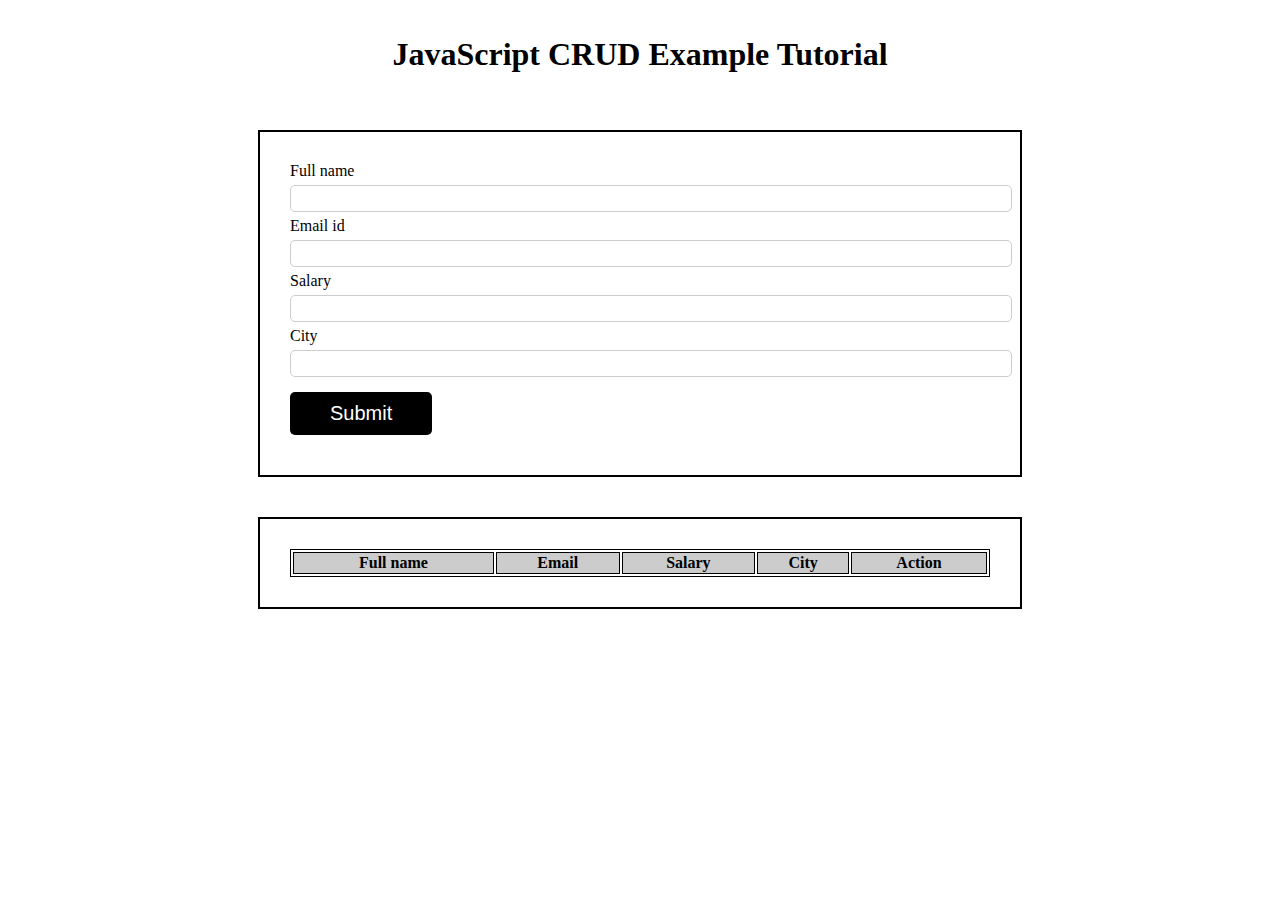
<file: Buoi10/index.html>
<!DOCTYPE html>
<html lang="en">

<head>
    <meta charset="UTF-8">
    <meta http-equiv="X-UA-Compatible" content="IE=edge">
    <meta name="viewport" content="width=device-width, initial-scale=1.0">
    <title>Document</title>
    <script src="./script.js" defer></script>
    <style>
        body {
            margin: 0;
        }

        h1 {
            text-align: center;
            padding: 15px;
        }

        .main {
            display: flex;
            flex-direction: column;
            align-items: center;
        }

        .form-1,
        .form-render {
            width: 700px;
            border: 2px solid #000;
            padding: 30px;
            margin: 20px 0;
        }

        input {
            margin: 5px 0;
            width: 100%;
            padding: 5px 10px;
            border-radius: 5px;
            border: 1px solid #CCC;
        }

        button {
            font-size: 20px;
            color: #FFF;
            background-color: #000;
            padding: 10px 40px;
            border: none;
            border-radius: 5px;
            margin: 10px 0;
        }

        table {
            width: 100%;
        }

        table,
        th,
        td {
            border: 1px solid black;
            text-align: center;
        }

        th {
            color: #000;
            font-weight: 600;
            background-color: #ccc;
        }

        a {
            color: red;
            cursor: pointer;
        }
    </style>
</head>

<body>
    <h1>JavaScript CRUD Example Tutorial</h1>
    <divs class="main">
        <form action="" class="form-1">
            <!-- name -->
            <label for="" class="label-name">Full name</label>
            <br>
            <input type="text" class="input-name">
            <!-- email -->
            <br>
            <label for="" class="label-mail">Email id</label>
            <br>
            <input type="email" class="input-mail">
            <br>
            <!-- Salary -->
            <label for="" class="label-salary">Salary</label>
            <br>
            <input type="number" class="input-salary">
            <br>
            <!-- City -->
            <label for="" class="label-city">City</label>
            <br>
            <input type="text" class="input-city">
            <br>
            <button class="btn">Submit</button>
        </form>

        <form action="" class="form-render">
            <table class="render-table">
                <th>Full name</th>
                <th>Email</th>
                <th>Salary</th>
                <th>City</th>
                <th>Action</th>
                </>
            </table>
        </form>
        </div>
</body>

</html>
</file>
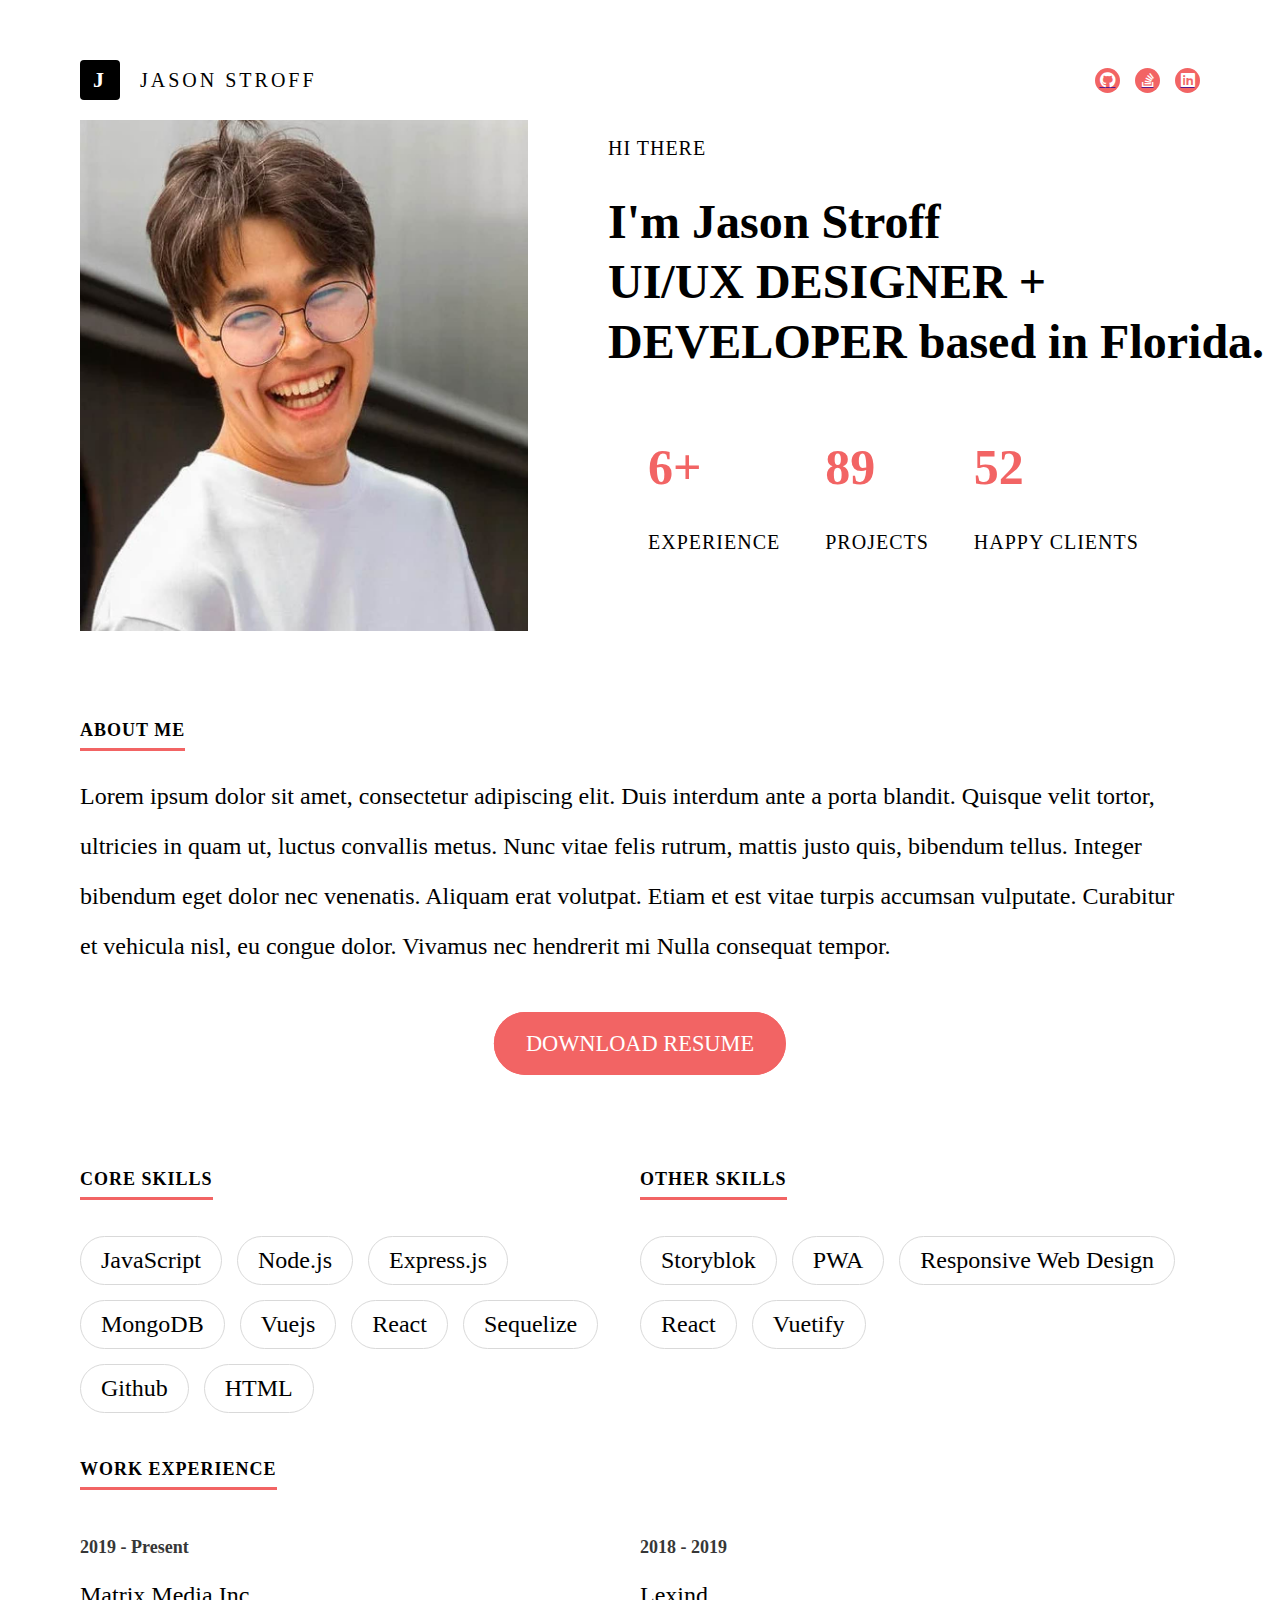
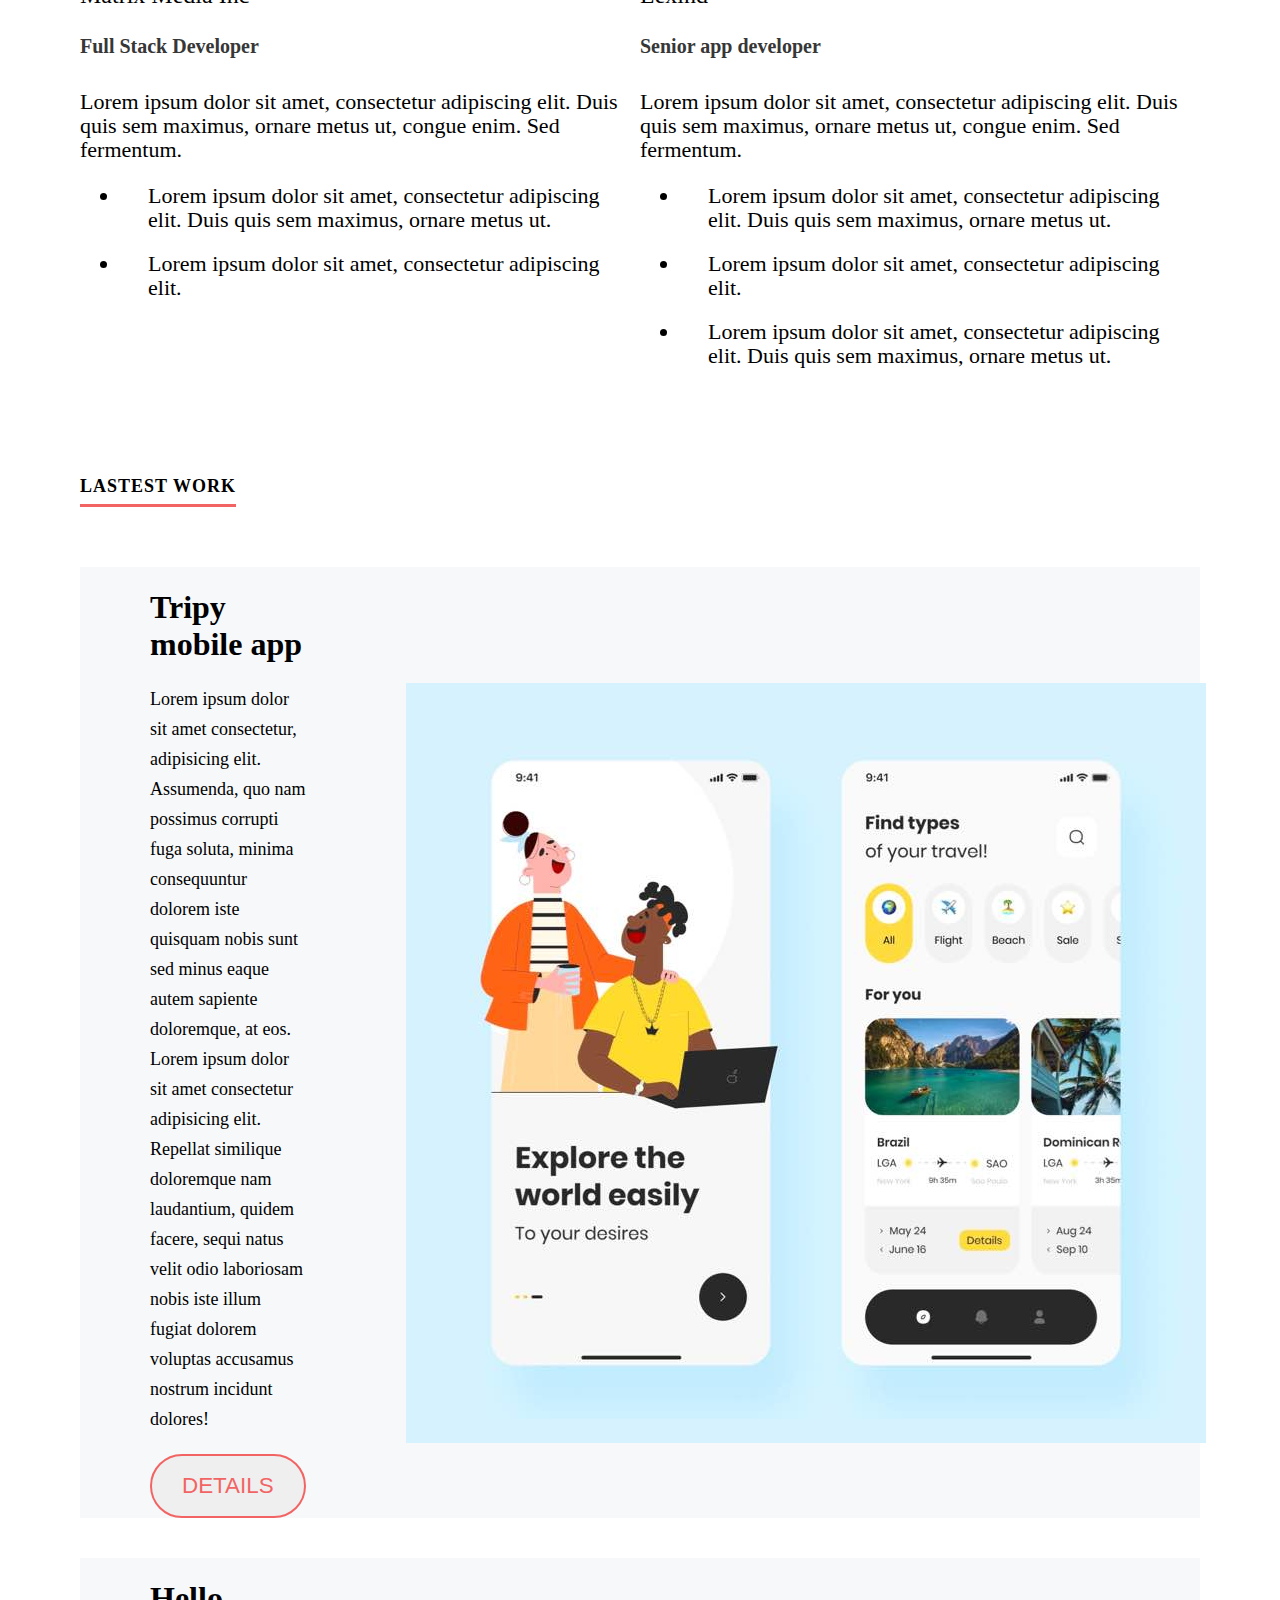
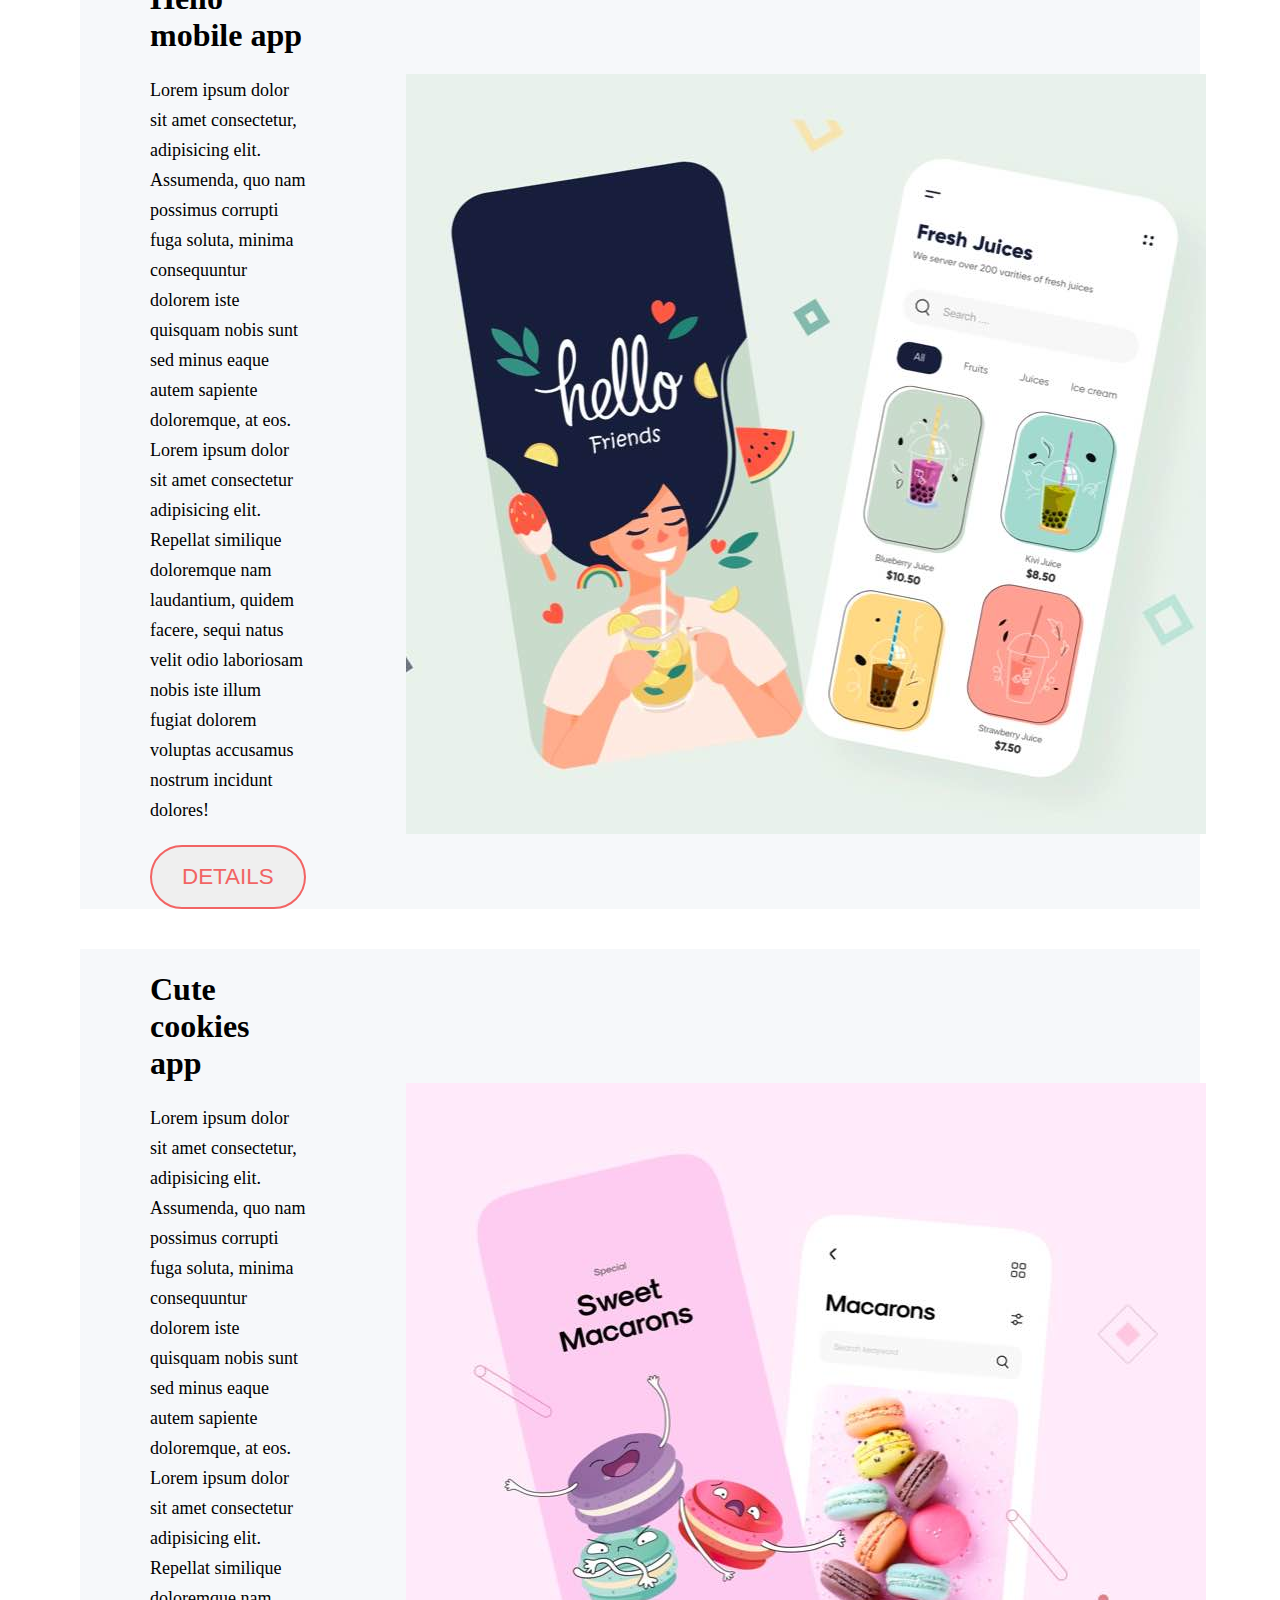
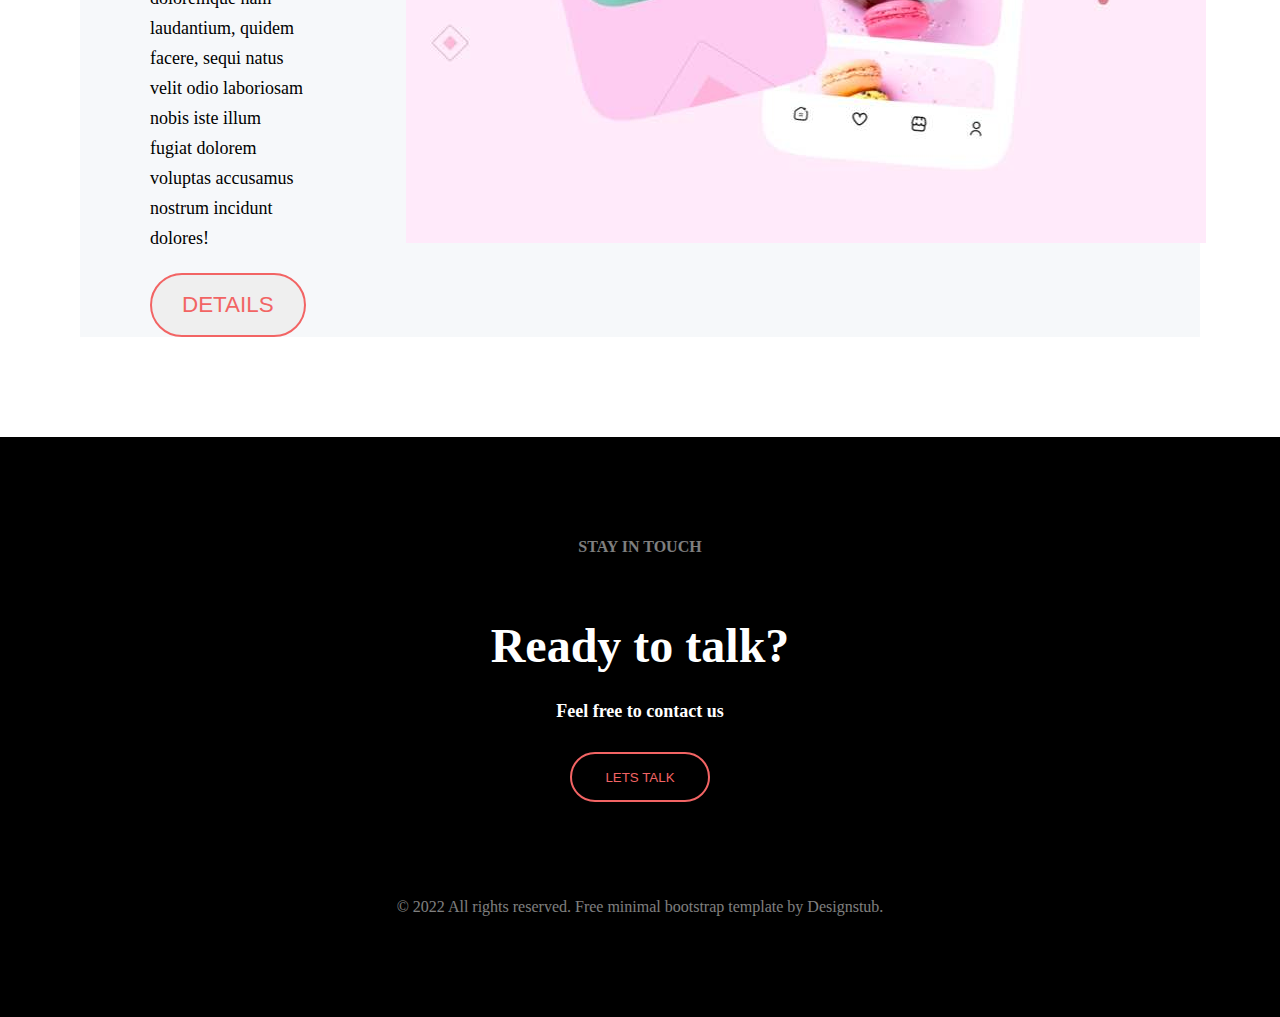
<file: Buoi2/index.html>
<!DOCTYPE html>
<html lang="en">
<head>
    <meta charset="UTF-8">
    <meta http-equiv="X-UA-Compatible" content="IE=edge">
    <meta name="viewport" content="width=device-width, initial-scale=1.0">
    <link rel="stylesheet" href="https://cdnjs.cloudflare.com/ajax/libs/font-awesome/6.2.1/css/all.min.css">
    <link rel="stylesheet" href="./style.css">
    <title>Document</title>
</head>
<body>
    <div class="header">
        <div class="logo">
            <span>J</span>
            Jason Stroff
        </div>
        <div class="media_items">
            <a href=""><i class="fa-brands fa-github"></i></a>
            <a href=""><i class="fa-brands fa-stack-overflow"></i></a>
            <a href=""><i class="fa-brands fa-linkedin"></i></a>
        </div>
    </div>
    <div class="banner">
        <div class="img">
            <img src="../assets/image/profile-image.jpg">
        </div>
        <div class="introduction">
            <h2>HI THERE</h2>
            <h1>
                 I'm Jason Stroff 
                <br>
                 UI/UX DESIGNER + 
                 <br>
                 DEVELOPER based in Florida.
            </h1>
            <ul class="list_number">
                <li>
                    <h1>6+</h1>
                    <h2>Experience</h2>
                </li>
                <li>
                    <h1>89</h1>
                    <h2>Projects</h2>
                </li>
                <li>
                    <h1>52</h1>
                    <h2>Happy Clients</h2>
                </li>
            </ul>
        </div>
    </div>
    <div class="about">
        <h3>ABOUT ME</h3>
        <p>Lorem ipsum dolor sit amet, consectetur adipiscing elit. Duis interdum ante a porta blandit. Quisque velit tortor,
            <br> ultricies in quam ut, luctus convallis metus. Nunc vitae felis rutrum, mattis justo quis, bibendum tellus. Integer 
            <br> bibendum eget dolor nec venenatis. Aliquam erat volutpat. Etiam et est vitae turpis accumsan vulputate. Curabitur 
            <br> et vehicula nisl, eu congue dolor. Vivamus nec hendrerit mi Nulla consequat tempor.</p>
        <div>
            <a href="#">DOWNLOAD RESUME</a>
        </div>
    </div>
    <div class="skill">
        <div>
            <h3>CORE SKILLS</h3>
            <ul class="skill__item">
                <li>JavaScript</li>
                <li>Node.js</li>
                <li>Express.js</li>
                <li>MongoDB</li>
                <li>Vuejs</li>
                <li>React</li>
                <li>Sequelize</li>
                <li>Github</li>
                <li>HTML</li>
            </ul>
        </div>
        <div>
            <h3>OTHER SKILLS</h3>
            <ul class="skill__item">
                <li>Storyblok</li>
                <li>PWA</li>
                <li>Responsive Web Design</li>
                <li>React</li>
                <li>Vuetify</li>
            </ul>
        </div>
    </div>
    <div class="experience">
        <div class="container">
            <h2 class="heading">
                Work Experience
            </h2>
            <div class="experience-list">
                <div>
                    <h4 class="year">2019 - Present</h4>
                    <h3 class="name">Matrix Media Inc</h3>
                    <h4 class="job">Full Stack Developer</h4>
                    <p>Lorem ipsum dolor sit amet, consectetur adipiscing elit. Duis quis sem maximus, ornare metus ut, congue enim. Sed fermentum.</p>
                    <ul>
                        <li>Lorem ipsum dolor sit amet, consectetur adipiscing elit. Duis quis sem maximus, ornare metus ut.</li>
                        <li>Lorem ipsum dolor sit amet, consectetur adipiscing elit.</li>
                    </ul>
                </div>
                <div>
                    <h4 class="year">2018 - 2019</h4>
                    <h3 class="name">Lexind</h3>
                    <h4 class="job">Senior app developer</h4>
                    <p>Lorem ipsum dolor sit amet, consectetur adipiscing elit. Duis quis sem maximus, ornare metus ut, congue enim. Sed fermentum.</p>
                    <ul>
                        <li>Lorem ipsum dolor sit amet, consectetur adipiscing elit. Duis quis sem maximus, ornare metus ut.</li>
                        <li>Lorem ipsum dolor sit amet, consectetur adipiscing elit.</li>
                        <li>Lorem ipsum dolor sit amet, consectetur adipiscing elit. Duis quis sem maximus, ornare metus ut.</li>
                    </ul>
                </div>
            </div>
        </div>
    </div>
    <div class="lastest-work">
        <h3>LASTEST WORK</h3>
        <div class="sub-lastest-work">
            <div class="content-lastest-work">
                <h1>Tripy mobile app</h1>
                <p>Lorem ipsum dolor sit amet consectetur, adipisicing elit. Assumenda, quo nam possimus corrupti fuga soluta, minima consequuntur dolorem iste quisquam nobis sunt sed minus eaque autem sapiente doloremque, at eos.
                    Lorem ipsum dolor sit amet consectetur adipisicing elit. Repellat similique doloremque nam laudantium, quidem facere, sequi natus velit odio laboriosam nobis iste illum fugiat dolorem voluptas accusamus nostrum incidunt dolores!
                </p>
                <input type="submit" name="" class="detail" value="DETAILS">
            </div>
            <img src="../assets/image/work-1.jpg" alt="">
        </div>
        <div class="sub-lastest-work">
            <div class="content-lastest-work">
                <h1>Hello mobile app</h1>
                <p>Lorem ipsum dolor sit amet consectetur, adipisicing elit. Assumenda, quo nam possimus corrupti fuga soluta, minima consequuntur dolorem iste quisquam nobis sunt sed minus eaque autem sapiente doloremque, at eos.
                    Lorem ipsum dolor sit amet consectetur adipisicing elit. Repellat similique doloremque nam laudantium, quidem facere, sequi natus velit odio laboriosam nobis iste illum fugiat dolorem voluptas accusamus nostrum incidunt dolores!
                </p>
                <input type="submit" name="" class="detail" value="DETAILS">
            </div>
            <img src="../assets/image/work-2.jpg" alt="">
        </div>
        <div class="sub-lastest-work">
            <div class="content-lastest-work">
                <h1>Cute cookies app</h1>
                <p>Lorem ipsum dolor sit amet consectetur, adipisicing elit. Assumenda, quo nam possimus corrupti fuga soluta, minima consequuntur dolorem iste quisquam nobis sunt sed minus eaque autem sapiente doloremque, at eos.
                    Lorem ipsum dolor sit amet consectetur adipisicing elit. Repellat similique doloremque nam laudantium, quidem facere, sequi natus velit odio laboriosam nobis iste illum fugiat dolorem voluptas accusamus nostrum incidunt dolores!
                </p>
                <input type="submit" name="" class="detail" value="DETAILS">
            </div>
            <img src="../assets/image/work-3.jpg" alt="">
            </div>
        </div>
    </div>
    <div class="footer">
        <div class="footer-content">
            <h3 class="title">STAY IN TOUCH</h3>
            <h1>
                Ready to talk?
            </h1>
            <h3>
                Feel free to contact us
            </h3>
            <input type="submit" value="LETS TALK">
            <p>© 2022 All rights reserved. Free minimal bootstrap template by Designstub.</p>
        </div>
    </div>
</body>
</html>
</file>
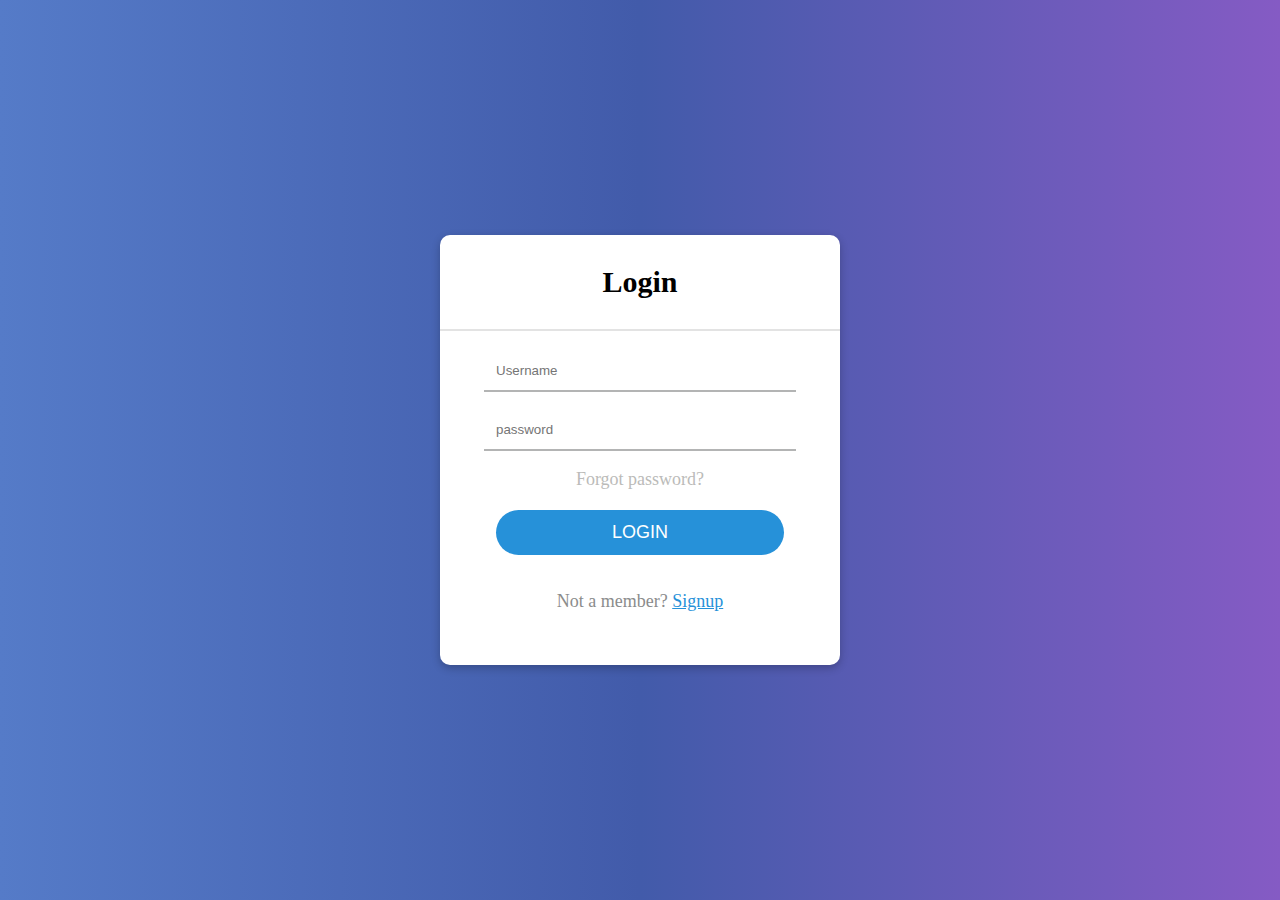
<file: Buoi3/index.html>
<!DOCTYPE html>
<html lang="en">
<head>
    <meta charset="UTF-8">
    <meta http-equiv="X-UA-Compatible" content="IE=edge">
    <meta name="viewport" content="width=device-width, initial-scale=1.0">
    <link rel="stylesheet" href="./style.css">
    <title>Document</title>
</head>
<body>
    <div class="content">
        <div class="container">
            <div class="heading">
                <span >Login</span>
            </div>
            <form action="" align="center" class="form_login">
                <input class="login-input" type="text" name="username" id="" placeholder="Username"><br><br>
                <input class="login-input" type="password" name="password" id="" placeholder="password"><br><br>
                <a class="login-forget" href="">Forgot password?</a>
                <input type="submit" value="LOGIN" class="login-button"><br><br>
                <p>Not a member? <a href="">Signup</a></p>
            </form>
        </div>
    </div>
</body>
</html>
</file>
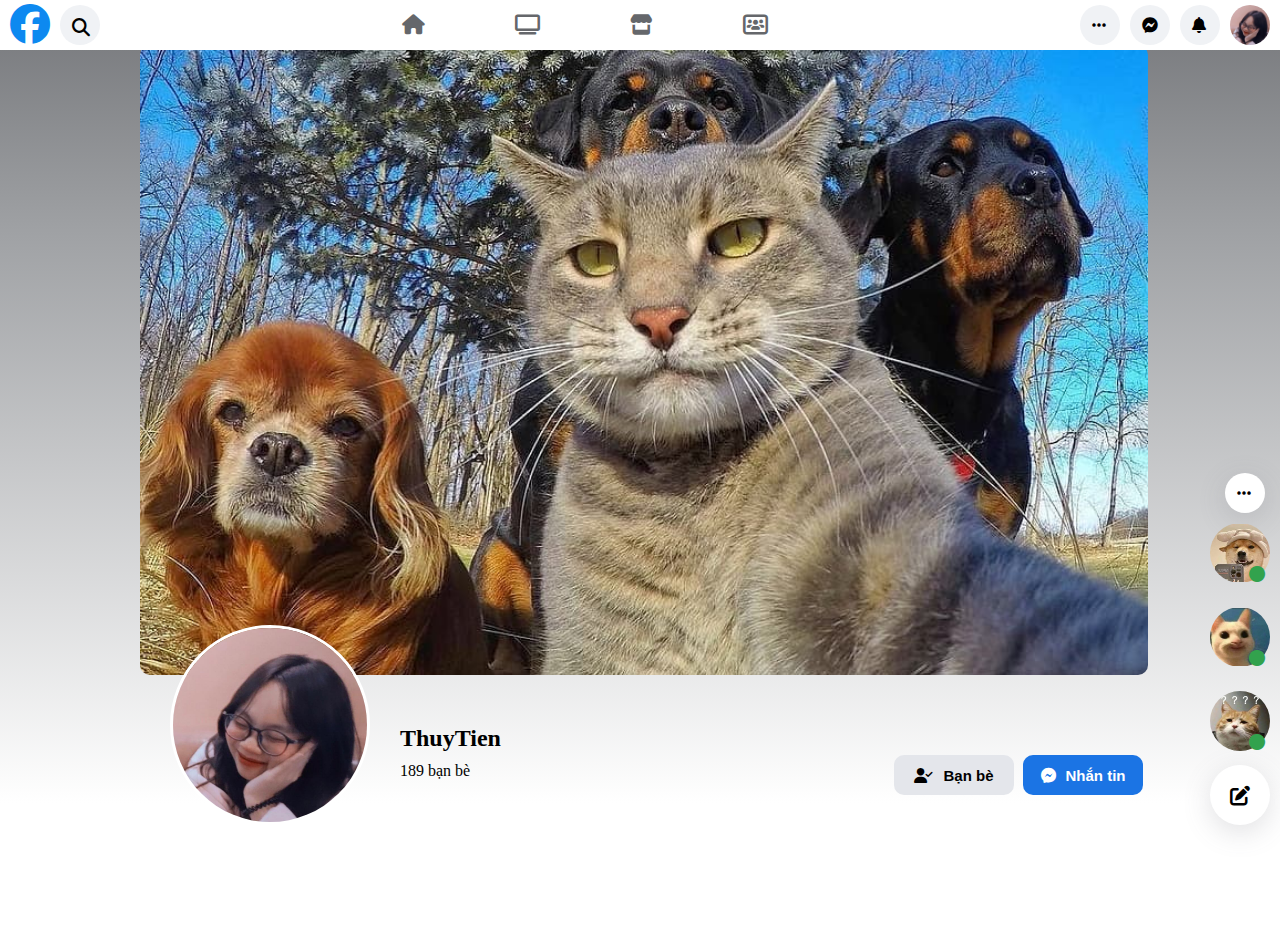
<file: Buoi4/index.html>
<!DOCTYPE html>
<html lang="en">
<head>
    <meta charset="UTF-8">
    <meta http-equiv="X-UA-Compatible" content="IE=edge">
    <meta name="viewport" content="width=device-width, initial-scale=1.0">
    <title>Document</title>
    <link rel="stylesheet" href="https://cdnjs.cloudflare.com/ajax/libs/font-awesome/6.2.1/css/all.min.css">
    <link rel="stylesheet" href="assets/style.css">
</head>
<body>
    <div class="main">
        <div class="header">
            <div class="logo">
                <a href="" class="fb"><i class="fa-brands fa-facebook"></i></a>
                <div class="search"><i class="fa-solid fa-magnifying-glass"></i></div>
            </div>
            <div class="list">
                <a href=""><i class="fa-solid fa-house"></i></a>
                <a href=""><i class="fa-solid fa-tv"></i></a>
                <a href=""><i class="fa-solid fa-store"></i></a>
                <a href=""><i class="fa-solid fa-users-rectangle"></i></a>
            </div>
            <div class="icon">
                <a href=""><i class="fa-solid fa-ellipsis"></i></a>
                <a href=""><i class="fa-brands fa-facebook-messenger"></i></a>
                <a href=""><i class="fa-solid fa-bell"></i></a>
                <div><img src="./assets/IMG/avatar.jpg" alt=""></div>
            </div>
        </div>
        <div class="container">
            <div class="home">
                <div class="img">
                    <img class="banner" src="./assets/IMG/1.jpg" alt="">
                </div>
                <div class="content">
                    <div class="info">
                        <div class="avatar">
                            <img src="./assets/IMG/avatar.jpg" alt="">
                        </div>
                        <div class="name">
                            <h2>ThuyTien</h2>
                            <p>189 bạn bè</p>
                        </div>
                    </div>
                    <div class="relate">
                        <button class="friend">Bạn bè</button>
                        <button class="chat">Nhắn tin</button>
                    </div>
                </div>
            </div>
            <div class="messenger">
                <div class="more">
                    <a href=""><i class="fa-solid fa-ellipsis"></i></a>
                </div>
                <div class="bubble-chat">
                    <img src="./assets/IMG/dog.png" alt="">
                </div>
                <div class="bubble-chat">
                    <img src="./assets/IMG/cat.jpg" alt="">
                </div>
                <div class="bubble-chat">
                    <img src="./assets/IMG/meme.png" alt="">
                </div>
                <div class="new">
                    <a href=""><i class="fa-solid fa-pen-to-square"></i></a>
                </div>
            </div>
        </div>
    </div>
</body>
</html>
</file>
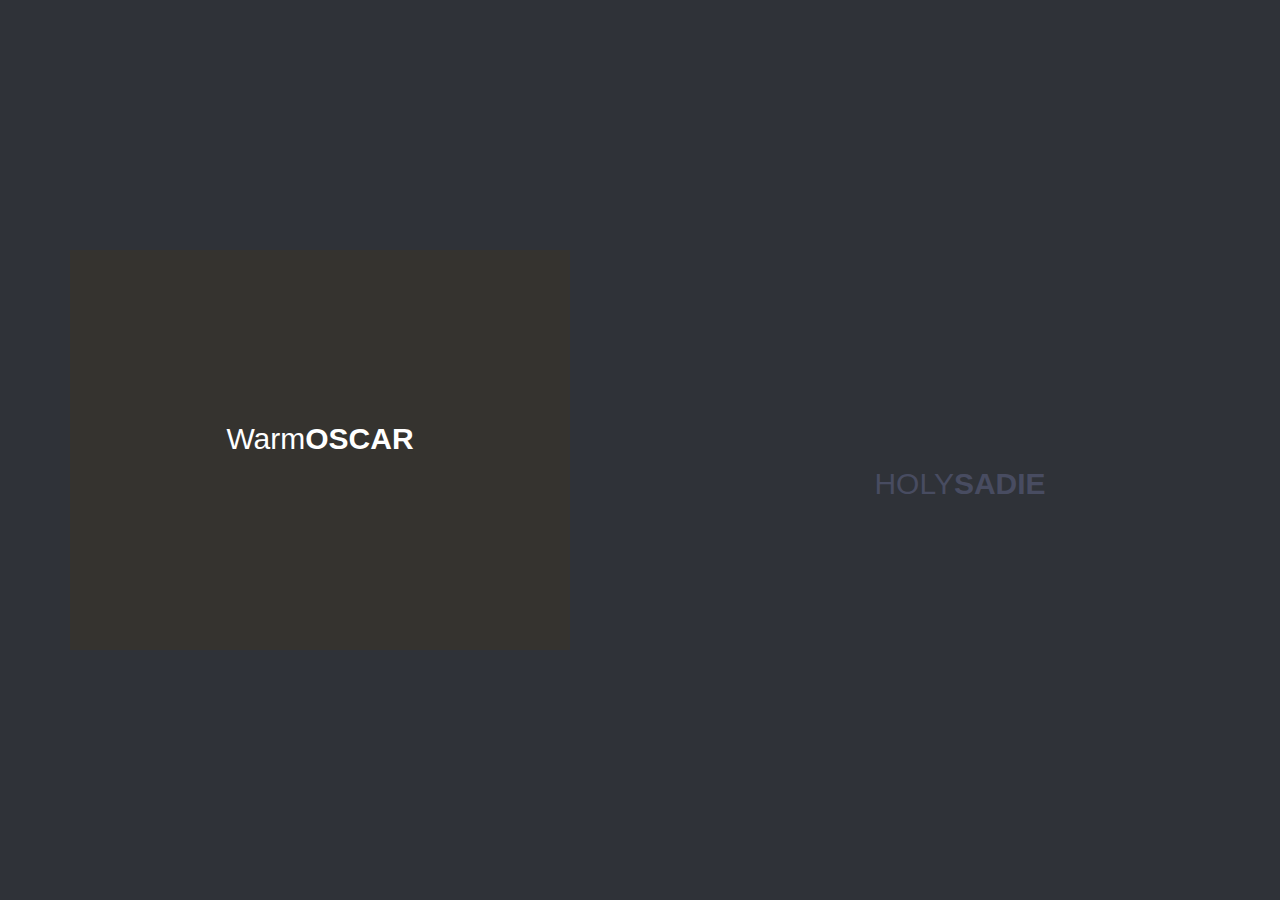
<file: Buoi5/index.html>
<!DOCTYPE html>
<html lang="en">
<head>
    <meta charset="UTF-8">
    <meta http-equiv="X-UA-Compatible" content="IE=edge">
    <meta name="viewport" content="width=device-width, initial-scale=1.0">
    <link rel="stylesheet" href="style.css">
    <title>Document</title>
</head>
<body>
    <div class="box">
        <div class="oscar">
            <div class="filter"></div>
            <div class="text">
                <h2>Warm<span>OSCAR</span></h2>
                <p>OSCAR IS A DECENT MAN. HE USED TO CLEAN PORCHES WITH PLEASURE</p>
            </div>
        </div>
        <div class="sadie">
            <div class="filter"></div>
            <div class="text">
                <h2>HOLY<span>SADIE</span></h2>
                <p>SADIE NEVER TOOK HER EYES OFF ME. <br> SHE HAD A DARK SOUL.</p>
            </div>
        </div>
    </div>
</body>
</html>
</file>
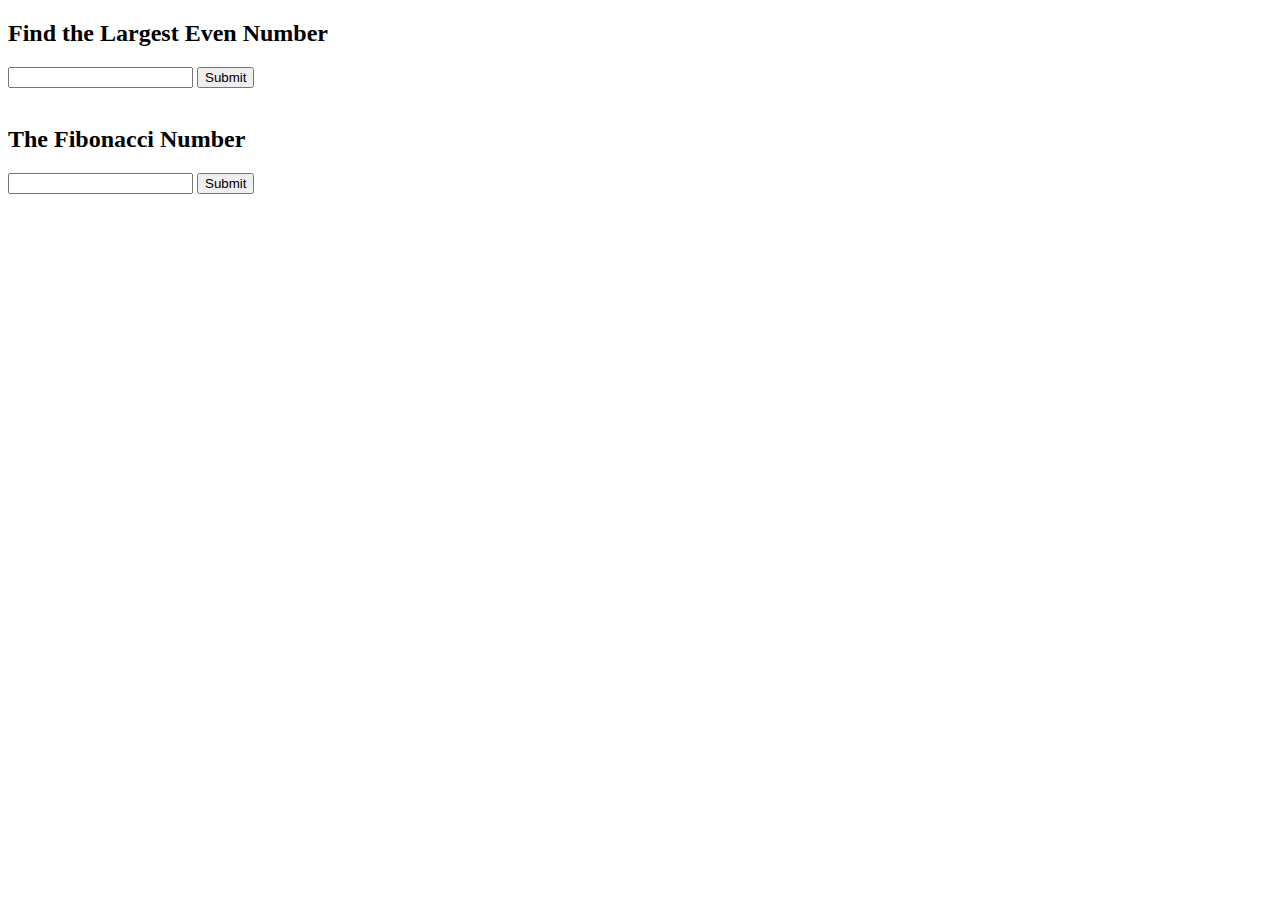
<file: Buoi8/index.html>
<!DOCTYPE html>
<html lang="en">
<head>
    <meta charset="UTF-8">
    <meta http-equiv="X-UA-Compatible" content="IE=edge">
    <meta name="viewport" content="width=device-width, initial-scale=1.0">
    <title>Document</title>
    <script src="./script.js"></script>
</head>
<body>
    <h2>Find the Largest Even Number</h2>
    <input type="text" id="input_b1">
    <input type="button" value="Submit" onclick="largestEven()">
    <br>
    <br>
    <h2>The Fibonacci Number</h2>
    <input type="text" id="input_b2">
    <input type="button" value="Submit" onclick="handlerFibo()">
</body>
</html>
</file>
<file: Buoi2/style.css>
body {
    margin: auto;
}
.header {
    display: flex;
    justify-content: space-between;
    padding: 60px 80px 20px 80px;
}
.logo {
    display: flex;
    text-transform: uppercase;
    font-size: 20px;
    letter-spacing: 3px;
    align-items: center;
    color: black;
}
.logo span {
    display: flex;
    height: 40px;
    width: 40px;
    background-color: black;
    color: white;
    border-radius: 4px;
    text-align: center;
    align-items: center;
    font-size: 22px;
    font-weight: 600;
    justify-content: center;
    margin-right: 20px;
}
.media_items {
    display: flex;
    align-items: center;
}   
.media_items i {
    display: flex;
    justify-content: center;
    width: 25px;
    height: 25px;
    font-size: 16px;
    align-items: center;
    text-align: center;
    margin-left: 15px;
    background-color: #F26464;
    color: white;
    border-radius: 100%;
}
.banner {
    display: flex;
    margin: auto;
    width: 100%;
}
.img {
    margin-left: 80px;
    width: 40%;
}
img {
    max-width: 100%;
    height: auto;
}
.introduction {
    margin-left: 80px;
    width: 60%;
}
.introduction h2 {
    text-transform: uppercase;
    letter-spacing: 1px;
    font-weight: 500;
    font-size: 20px;
}
.introduction h1 {
    font-weight: 600;
    font-size: 48px;
    line-height: 60px;
    color: #000;
}
.list_number {
    display: flex;
    align-items: center;
}
.list_number li {
    margin-right: 45px;
    list-style: none;
}
.list_number li h1{
    display: block;
    color: #F26464;
    font-size: 50px;
    font-weight: 800;
}
.list_number li h2{
    font-size: 20px;
    letter-spacing: 1px;
}
.about {
    padding-top: 67px;
    padding-bottom: 120px;
    position: relative;
    margin-left: 80px;
    margin-right: 80px;
}
.about h3, .skill div h3 {
    display: inline-block;
    font-size: 18px;
    font-weight: 600;
    letter-spacing: 1px;
    border-bottom: 3px solid #f26464;
    padding-bottom: 7px;
    margin-bottom: 20px;
}
.about p {
    font-size: 24px;
    line-height: 50px;
    margin-bottom: 60px;
    margin-top: 0;
}
.about div {
    margin: 0 auto;
    position: absolute;
    left: 50%;
    transform: translate(-50%);
}
.about div a, .detail {
    text-decoration: none;
    border: 2px solid #f26464;
    padding: 17px 30px;
    border-radius: 50px;
    color: #f26464;
    font-size: 1.4rem;
}
.about div a, .detail:hover {
    background-color: #f26464;
    color: #fff;
}
.skill {
    display: flex;
    margin-left: 80px;
    margin-right: 80px;
}
.skill > div {
    width: 50%;
}
.skill__item {
    display: flex;
    flex-wrap: wrap;
    padding: 0;
}
.skill__item li {
    list-style: none;
    font-size: 24px;
    border: 1px solid #d9d9d9;
    padding: 10px 20px;
    margin: 0 15px 15px 0;
    border-radius: 50px;
}
.container {
    margin: 0 80px;
}
.heading {
    display: inline-block;
    font-weight: 600;
    color: #000;
    text-transform: uppercase;
    letter-spacing: 1px;
    font-size: 18px;
    border-bottom: 3px solid #F26464;
    padding-bottom: 7px;
    margin-bottom: 23px;
}
.experience-list {
    display: flex;
}
.experience-list > div {
    width: 50%;
    padding-right: 10px;
}
.year {
    color: #373737;
    font-size: 18px;
    font-weight: 800;
    margin-bottom: 0;
}
.name {
    font-size: 24px;
    font-weight: 500;
    margin-bottom: 10px;
}
.job {
    color: #373737;
    font-weight: 800;
    font-size: 20px;
    padding-bottom: 10px;
    margin-bottom: 0;
}
.experience-list  p {
    font-size: 22px;
    line-height: 24px;
    font-weight: 300;
    box-sizing: border-box;
}
.experience-list ul li {
    font-size: 22px;
    line-height: 24px;
    font-weight: 300;
    padding-left: 28px;
    position: relative;
    margin-bottom: 20px;
}
.lastest-work {
    margin-top: 70px;
}
.lastest-work h3 {
    display: inline-block;
    font-size: 18px;
    font-weight: 600;
    letter-spacing: 1px;
    border-bottom: 3px solid #f26464;
    padding-bottom: 7px;
    margin-bottom: 20px;
    margin-left: 80px;
}
.sub-lastest-work {
    display: flex;
    align-items: center;
    background-color: #F6F8FA;
    margin: 40px 80px;

}
.sub-lastest-work img{
    margin-right: 100px;    
    object-fit: contain;
    padding-top: 40px;  
    height: 100%;
}
.content-lastest-work {
    margin-left:  70px;
    margin-right: 100px;
}
.content-lastest-work p{
    margin: 20px 0;
    font-size: 18px;
    line-height: 30px;
}

.footer {
    display: flex;
    margin-top: 100px;;
    width: 100%;
    height: 580px;
    background-color: black;    
    color: white;
    justify-content: center;
    align-items: center;
}
.footer-content {
    display: flex;
    flex-direction: column;
    align-items: center;
}
.footer-content h3 {
    font-size: 18px;
    margin-bottom: 30px;
}
h3.title {
    font-size: 16px;
    color: rgba(255,255,255,0.5);;

}
.footer-content h1{ 
    font-size: 48px;
    font-weight: 700;
}
.footer-content input {
    display: inline-block;
    width: 140px;
    height: 50px;
    border: 2px solid #F26464;
    background-color: black;
    color: #F26464;
    border-radius: 30px;
    margin-bottom: 80px;
}
.footer-content input:hover {
    background-color: #F26464;
    color: white;
    cursor: pointer;
}
.footer-content h1{
 margin-bottom: 10px;
}
.footer-content p {
    font-size: 16px;
    color: rgba(255,255,255,0.5);;
}
</file>
<file: Buoi3/style.css>
html, body {
    width: 100%;
    height: 100%;
    padding: 0;
    margin: 0;
    box-sizing: border-box;
    background: linear-gradient(90deg, rgba(85,123,200,1) 0%, rgba(66,91,170,1) 50%, rgba(133,91,196,1) 100%);
}
.content {
    width: 100%;
    height: 100%;
    display: flex;
    justify-content: center;
    align-items: center;
}
.container {
    background-color: #fff;
    width: 400px;
    height: 430px;
    border-radius: 10px;
    box-shadow: rgba(0, 0, 0, 0.24) 0px 3px 8px;
  }
  .heading {
    background-color: #fff;
    font-weight: 800;
    font-size: 30px;
    margin-top: 20px;
    padding: 10px 0 30px 0;
    text-align: center;
    border-bottom: 2px solid #E3E3E3;
  }
  .form_login {
    padding: 20px 20px;
    background-color: #fff;
  }
  
  .login-input {
    width: 80%;
    padding: 12px;
    border: none;
    border-bottom: 2px solid #b3b4b4;
    outline: none;
  }
  [placeholder] {
    color: #BBBBB9;
    opacity: 1
   }
  
  .login-button {
    width: 80%;
    background-color: #2691D9;
    color: #fff;
    border: none;
    font-weight: 500;
    font-size: 18px;
    padding: 12px;
    border-radius: 30px;
    opacity: 1;
    margin-top: 20px;
  }
  
  .login-button:hover {
    opacity: 0.9;
    cursor: pointer;
  }
  
  .login-forget {
    color: #BBBBB9;
    font-size: 18px;
    text-decoration: none;
  }
  .form_login > p {
    color: #8B8C8C;
    font-size: 18px;
  }
  .form_login > p > a {
    color: #2691D9;
  }
</file>
<file: Buoi4/assets/style.css>
* {
    margin: 0;
    padding: 0;
    box-sizing: border-box;
}
body {
    width: 100%;
    height: 100vh;
    background: linear-gradient(180deg, rgba(101,103,107,0.903271692745377) 0%, rgba(160,162,165,1) 25%, rgba(255,255,255,1) 85%);
}
.main {
    width: 100%;
    height: 100vh;
}
.header {
    height: 50px;
    background-color: #fff;
    position: fixed;
    top: 0;
    left: 0;
    right: 0;
    z-index: 1;
    display: flex;
    justify-content: space-between;
}
.logo {
    display: flex;
    align-items: center;
    justify-content: center;
}
.logo .fb {
    font-size: 40px;
    margin: 0 10px;
    color: #0D89F0;
}
.logo .search{
    background-color: #F0F2F5;
    width: 40px;
    height: 40px;
    border-radius: 20px;
    padding: 0 12px;
}
.logo .search i {
    color: #000;
    font-size: 18px;
    font-weight: bold;
    line-height: 46px;
}
.list {
    display: flex;
    align-items: center;
    gap: 90px;
    font-size: 20px;
}
.list a {
    color: #65676B;
}
.icon {
    display: flex;
    align-items: center;
    margin: 0 10px;
}
.icon a{
    background-color: #F0F2F5;
    width: 40px;
    height: 40px;
    border-radius: 20px;
    padding: 12px;
    margin-right: 10px;
    color: #000;
} 
.icon div {
    width: 40px;
    height: 40px;
    border-radius: 20px;
    overflow: hidden;
}
.icon div img {
    width: 100%;
    height: 100%;
    object-fit: contain;
}
.container {
    width: 100%;
    height: 100%;
    display: flex;
    flex-direction: row;
    align-items: center;
    margin-top: 45px;
}
.home {
    width: 90%;
    height: 100%;
    margin-left: 140px;
}
.home .img{
    height: 70%;
}
.banner {
    width: 100%;
    height: 100%;
    object-fit: cover;
    border-radius: 10px;
}
.info {
    display: flex;
    height: 100%;
}
.avatar {
    width: 200px;
    height: 200px;
    position: relative;
    top: -50px; 
    left: 30px;
    border-radius: 100px;
    border: 3px solid #fff; 
    overflow: hidden;
}
.avatar img {
    width: 100%;
    height: 100%;
    object-fit: contain;
}
.content {
    height: 30%;
    display: flex;
    justify-content: space-between;
}
.name {
    padding-left: 60px;
    margin-top: 50px;
}
.name h2 {
    margin-bottom: 10px;
}
.relate button {
    margin-top: 80px;
    width: 120px;
    height: 40px;
    border: none;
    border-radius: 10px;
    margin-right: 5px;
    cursor: pointer;
}
.relate .friend {
    color: #000;
    font-size: 15px;
    font-weight: 700;
    background-color: #E4E6EB;
}
.relate .friend::before {
    content: "\f4fc";
    font-family: 'FontAwesome';
    padding-right: 10px;
}
.relate .chat {
    color: #fff;
    font-size: 15px;
    font-weight: 700;
    background-color: #1B74E4;
}
.relate .chat::before {
    content: "\f39f";
    font-family: 'FontAwesome';
    padding-right: 10px;
}
.messenger {
    width: 10%;
    height: 100%;
    display: flex;
    flex-direction: column;
    justify-content: flex-end;
    padding-bottom: 120px;
    margin: 0 10px;
    align-items: flex-end;
}
.messenger .more {
    background-color: #fff;
    width: 40px;
    height: 40px;
    border-radius: 20px;
    padding: 12px;
    margin-right: 5px;
    box-shadow: rgba(100, 100, 111, 0.2) 0px 7px 29px 0px;
    cursor: pointer;
}
.messenger a {
    color: #000;
}
.messenger .bubble-chat {
    position: relative;
    cursor: pointer;
}
.messenger .bubble-chat::after {
    content: "\f111";
    font-family: 'FontAwesome';
    padding-right: 10px;
    color: #32A24D;
    position: absolute;
    bottom: 15px;
    right: -5px;
}
.messenger .bubble-chat:hover::before {
    content: ' \A MeoMeo \A \A Ok';
    white-space: pre;
    text-align: center;
    width: 140px;
    height: 80px;
    border-radius: 10px;
    background-color: white;
    box-shadow: rgba(100, 100, 111, 0.2) 0px 7px 29px 0px;
    position: absolute;
    bottom: 5px;
    right: 85px;
}
.messenger .bubble-chat:hover::after {
    content: '';
    width: 0;
    height: 0;
    border-top: 10px solid transparent;
    border-left: 18px solid white;
    border-bottom: 10px solid transparent;
    position: absolute;
    bottom: 35px;
    right: 60px;
}
.messenger .bubble-chat img {
    width: 60px;
    height: 60px;
    border-radius: 30px;
    margin: 10px 0;
    object-fit: contain;
}
.messenger .new {
    background-color: #fff;
    width: 60px;
    height: 60px;
    border-radius: 30px;
    font-size: 20px;
    padding: 20px;
    box-shadow: rgba(100, 100, 111, 0.2) 0px 7px 29px 0px;
    cursor: pointer;
}
</file>
<file: Buoi5/style.css>
* {
    margin: 0;
    padding: 0;
    box-sizing: border-box;
    font-family: 'Raleway', Arial, sans-serif;
}
body {
    width: 100%;
    height: 100vh;
}
.box {
    width: 100%;
    height: 100%;
    display: flex;
    justify-content: center;
    align-items: center;
    background-color: #2f3238;
}
.oscar {
    margin: 50px auto;
    width: 500px;
    height: 400px;
    background-image: url("https://tympanus.net/Development/HoverEffectIdeas/img/9.jpg");
    background-position: center;
    background-size: cover;
    display: flex;
    align-items: center;
    justify-content: center;
    text-align: center;
    color: #fff;
    position: relative;
    cursor: pointer;
}
.oscar .filter {
    width: 500px;
    height: 400px;
    position: absolute;
    top: 0;
    right: 0;
    background-color: #3a342a;
    opacity: 0.6;
}
.oscar:hover .filter {
    background: linear-gradient(45deg, #22682a 0%, #9b4a1b 40%, #3a342a 100%);
    opacity: 0.6;
}
.oscar::before{
    content: '';
    position: absolute;
    border: 2px solid #fff;
    top: 30px;
    left: 30px;
    bottom: 30px;
    right: 30px;
}
.oscar::before, .oscar p {
    opacity: 0;
    transform: scale(0);
    transition: all .5s ease-in-out;
}
.oscar:hover::before, .oscar:hover p {
    opacity: 1;
    transform: scale(1);
}
.text {
    padding: 0 30px;

}
.oscar h2 {
    font-weight: unset;
    font-size: 30px;
    transform: translateY(50%);
    transition: all .5s linear;
}
.oscar:hover h2 {
    transform: translateY(0);
}
.oscar h2 span {
    font-weight: bold;
}
.oscar p {
    font-size: 16px;
    margin: 10px 20px;
}

.sadie {
    margin: 50px auto;
    width: 500px;
    height: 400px;
    background-image: url("https://tympanus.net/Development/HoverEffectIdeas/img/2.jpg");
    background-position: center;
    background-size: cover;
    display: flex;
    align-items: center;
    justify-content: center;
    text-align: center;
    color: #484c61;
    position: relative;
    cursor: pointer;
}
.sadie .filter {
    width: 500px;
    height: 400px;
    position: absolute;
    top: 0;
    right: 0;
}
.sadie:hover .filter {
    background: linear-gradient(to bottom, rgba(72,76,97,0) 0%, rgba(72,76,97,0.8) 75%);
    opacity: 0.8;
}

.sadie::before, .sadie p {
    opacity: 0;
    transform: scale(0);
    transition: all .5s ease-in-out;
}
.sadie:hover::before, .sadie:hover p {
    opacity: 1;
    color: #fff;
    transform: scale(1);
}
.sadie h2 {
    font-weight: unset;
    font-size: 30px;
    transform: translateY(100%);
    transition: all .5s linear;
}
.sadie:hover h2 {
    color: #fff;
    transform: translateY(-90%);
}
.sadie h2 span {
    font-weight: bold;
}
.sadie p {
    position: absolute;
    bottom: 0;
    left: 0;
    padding: 40px 80px;
    text-align: center;
    opacity: 0;
}
</file>
